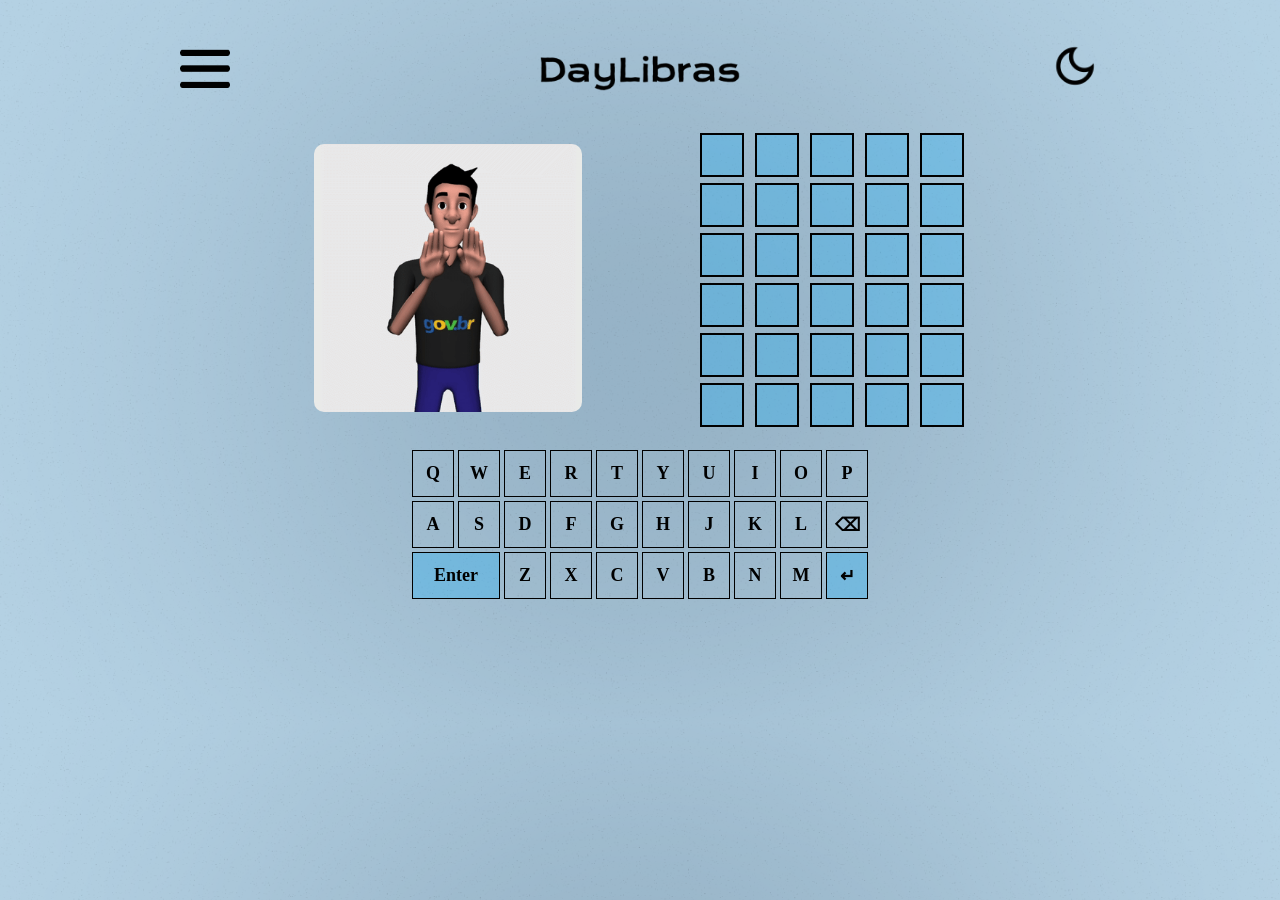
<file: index.html>
<!DOCTYPE html>
<html>
	<head>
		<title>DayLibras</title>
	
		<meta charset="UTF-8">
		<meta name="viewport" content="width=device-width, initial-scale = 1.0">
	
		<link rel="stylesheet" href="css/index.css">
		<link rel="stylesheet" href="css/sidebar.css">
		<link rel="stylesheet" href="css/popup.css">
	</head>
	
	<body>
		<div class="containerheader">
			<header>
				<div id="menu" class="menu">
					<img src="img/menu.png" width="50px">
				</div>
				<a href="index.html"> <img src="img/logo.png" class="logo-main"></a>
				<div class="moon">
					<img src="img/darkmode.png" width="50px" onclick="toggleDarkMode()">
				</div>
			</header>
		</div>
	
		<div id="sidebar" class="sidebar">
			<div class="items">
				<button class="closebtn">x</button>

					<button onclick="location.href='modolivre.html'">Modo Livre</button>
					<button onclick="location.href='tutorial.html'">Tutorial</button>
					<button onclick="location.href='about.html'">Sobre</button>

			</div>
		</div>
		
		<div id="popupTutorial" class="popup">
			<h1>Como Jogar</h1>
		
			<div class="containerTutorial">
		         <div class="box">
		             <h3>1- Observe o gesto: </h3>
		             <img width="50%" src="gifs/pular.gif">
		         </div>
		
		         <div class="box">
		             <h3>2- Tente adivinhar a palavra de 5 letras expressada no gesto (você possui 6 tentativas) </h3>
					 <p>Exemplo de tentativa: </p>
					 <!-- Exemplo visual de tiles -->
					<div style="display: flex; gap: 8px; margin: 16px 0; justify-content: center;">
						<div style="width: 48px; height: 48px; color: #ffffff; background: #75ca6d; border: 2px solid #bdbdbd; display: flex; align-items: center; justify-content: center; font-size: 2em; font-weight: bold; border-radius: 8px;">P</div>
						<div style="width: 48px; height: 48px; color: #ffffff; background: #75ca6d; border: 2px solid #bdbdbd; display: flex; align-items: center; justify-content: center; font-size: 2em; font-weight: bold; border-radius: 8px;">U</div>
						<div style="width: 48px; height: 48px; color: #ffffff; background: #75ca6d; border: 2px solid #bdbdbd; display: flex; align-items: center; justify-content: center; font-size: 2em; font-weight: bold; border-radius: 8px;">L</div>
						<div style="width: 48px; height: 48px; color: #ffffff; background: #453f4b; border: 2px solid #bdbdbd; display: flex; align-items: center; justify-content: center; font-size: 2em; font-weight: bold; border-radius: 8px;">G</div>
						<div style="width: 48px; height: 48px; color: #ffffff; background: #b69c28; border: 2px solid #bdbdbd; display: flex; align-items: center; justify-content: center; font-size: 2em; font-weight: bold; border-radius: 8px;">A</div>
					</div>
					
					<div style="display: flex; flex-direction: row; align-items: flex-start; gap: 8px; margin: 16px 0; justify-content: center;">
						<div style="">
							<div style="margin: 10px 0; width: 48px; height: 48px; color: #ffffff; background: #75ca6d; border: 2px solid #bdbdbd; display: flex; align-items: center; justify-content: center; font-size: 2em; font-weight: bold; border-radius: 8px;">P</div>
							<div style="margin: 10px 0; width: 48px; height: 48px; color: #ffffff; background: #453f4b; border: 2px solid #bdbdbd; display: flex; align-items: center; justify-content: center; font-size: 2em; font-weight: bold; border-radius: 8px;">G</div>
							<div style="margin: 10px 0; width: 48px; height: 48px; color: #ffffff; background: #b69c28; border: 2px solid #bdbdbd; display: flex; align-items: center; justify-content: center; font-size: 2em; font-weight: bold; border-radius: 8px;">A</div>
						</div>
						
						<div style="text-align: left;">
							<h3 style="margin: 25px 0;">Letra está presente na palavra e na posição correta.</h3>
							<h3 style="margin: 40px 0;">Letra não está presente na palavra.</h3>
							<h3 style="margin: 40px 0;">Letra presente na palavra, mas em posição incorreta.</h3>
						</div>
					</div>
				</div>
		    </div>
		        
	        <div class="popup-buttons">
				<button class="close-btn" onclick="closePopup('popupTutorial')">Jogar</button>
			</div>
		</div>
	
		<div id="popupVictory" class="popup">
			<h1>Você venceu!</h1>
	
			<img src="gifs/fimdejogo/vitoria.gif" class="popup-gif">
	
			<br>
			<p>Palavra do Dia: <br>
				<span id="popup-answer-victory" class="popup-answer"></span>
			</p>
			<div class="popup-buttons">
				<button class="next-word-btn" onclick="location.href='modolivre.html'">Jogar DayLibras Ilimitado</button>
			</div>
		</div>
	
		<div id="popupDefeat" class="popup">
			<h1>Você perdeu!</h1>
	
			<img src="gifs/fimdejogo/derrota.gif" class="popup-gif">
	
			<br>
			<p>Palavra do dia era: <br>
				<span id="popup-answer-defeat" class="popup-answer"></span>
			</p>
			<div class="popup-buttons">
				<button class="next-word-btn" onclick="location.href='modolivre.html'">Jogar DayLibras Ilimitado</button>
			</div>
		</div>
	
		<div class="container">
			<div class="box">
				<img id="gif" width="460px" alt="Gif do Dia">
			</div>
	
			<div class="box">
				<div id="board"></div>
			</div>
		</div>
	
		<br>
		<div id="answer"></div>
	
		<!---------------------------- JS -------------------------------->
		<script src="js/main.js"></script>
		<script src="js/sidebar.js"></script>
	</body>
</html>
</file>
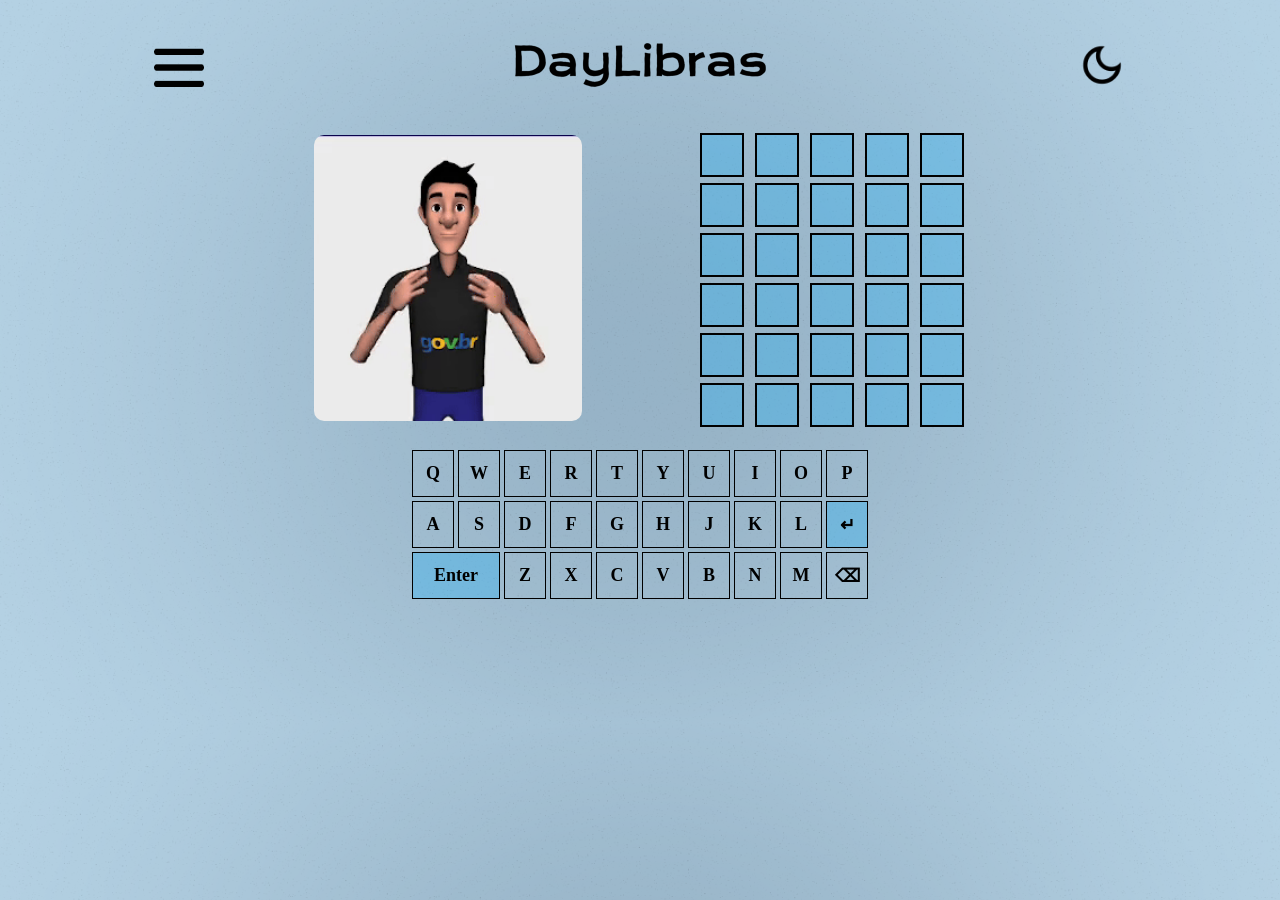
<file: webapp/index.html>
<!DOCTYPE html>
<html>
	<head>
		<title>DayLibras</title>
	
		<meta charset="UTF-8">
		<meta name="viewport" content="width=device-width, initial-scale = 1.0">
	
		<link rel="stylesheet" href="css/index.css">
		<link rel="stylesheet" href="css/sidebar.css">
		<link rel="stylesheet" href="css/popup.css">
	</head>
	
	<body>
		<div class="containerheader">
			<header>
				<div id="menu" class="menu">
					<img src="img/menu.png" width="50px">
				</div>
				<a href="index.html"> <img src="img/logo.png" class="logo"></a>
				<div class="moon">
					<img src="img/darkmode.png" width="50px" onclick="toggleDarkMode()">
				</div>
			</header>
		</div>
	
		<div id="sidebar" class="sidebar">
			<div class="items">
				<button class="closebtn">x</button>

					<button onclick="location.href='modolivre.html'">Modo Livre</button>
					<button onclick="location.href='tutorial.html'">Tutorial</button>
					<button onclick="location.href='about.html'">Sobre</button>

			</div>
		</div>
		
		<div id="popupTutorial" class="popup">
			<h1>Como Jogar</h1>
		
			<div class="containerTutorial">
		         <div class="box">
		             <h3>1- Observe o gesto: </h3>
		             <img width="50%" src="gifs/pular.gif">
		         </div>
		
		         <div class="box">
		             <h3>2- Tente adivinhar a palavra de 5 letras expressada no gesto (você possui 6 tentativas) </h3>
					 <p>Exemplo de tentativa: </p>
					 <!-- Exemplo visual de tiles -->
					<div style="display: flex; gap: 8px; margin: 16px 0; justify-content: center;">
						<div style="width: 48px; height: 48px; color: #ffffff; background: #75ca6d; border: 2px solid #bdbdbd; display: flex; align-items: center; justify-content: center; font-size: 2em; font-weight: bold; border-radius: 8px;">P</div>
						<div style="width: 48px; height: 48px; color: #ffffff; background: #75ca6d; border: 2px solid #bdbdbd; display: flex; align-items: center; justify-content: center; font-size: 2em; font-weight: bold; border-radius: 8px;">U</div>
						<div style="width: 48px; height: 48px; color: #ffffff; background: #75ca6d; border: 2px solid #bdbdbd; display: flex; align-items: center; justify-content: center; font-size: 2em; font-weight: bold; border-radius: 8px;">L</div>
						<div style="width: 48px; height: 48px; color: #ffffff; background: #453f4b; border: 2px solid #bdbdbd; display: flex; align-items: center; justify-content: center; font-size: 2em; font-weight: bold; border-radius: 8px;">G</div>
						<div style="width: 48px; height: 48px; color: #ffffff; background: #b69c28; border: 2px solid #bdbdbd; display: flex; align-items: center; justify-content: center; font-size: 2em; font-weight: bold; border-radius: 8px;">A</div>
					</div>
					
					<div style="display: flex; flex-direction: row; align-items: flex-start; gap: 8px; margin: 16px 0; justify-content: center;">
						<div style="">
							<div style="margin: 10px 0; width: 48px; height: 48px; color: #ffffff; background: #75ca6d; border: 2px solid #bdbdbd; display: flex; align-items: center; justify-content: center; font-size: 2em; font-weight: bold; border-radius: 8px;">P</div>
							<div style="margin: 10px 0; width: 48px; height: 48px; color: #ffffff; background: #453f4b; border: 2px solid #bdbdbd; display: flex; align-items: center; justify-content: center; font-size: 2em; font-weight: bold; border-radius: 8px;">G</div>
							<div style="margin: 10px 0; width: 48px; height: 48px; color: #ffffff; background: #b69c28; border: 2px solid #bdbdbd; display: flex; align-items: center; justify-content: center; font-size: 2em; font-weight: bold; border-radius: 8px;">A</div>
						</div>
						
						<div style="text-align: left;">
							<h3 style="margin: 25px 0;">Letra está presente na palavra e na posição correta.</h3>
							<h3 style="margin: 40px 0;">Letra não está presente na palavra.</h3>
							<h3 style="margin: 40px 0;">Letra presente na palavra, mas em posição incorreta.</h3>
						</div>
					</div>
				</div>
		    </div>
		        
	        <div class="popup-buttons">
				<button class="close-btn" onclick="closePopup('popupTutorial')">Jogar</button>
			</div>
		</div>
	
		<div id="popupVictory" class="popup">
			<h1>Você venceu!</h1>
	
			<img src="gifs/fimdejogo/vitoria.gif" class="popup-gif">
	
			<br>
			<p>Palavra do Dia: <br>
				<span id="popup-answer-victory" class="popup-answer"></span>
			</p>
			<div class="popup-buttons">
				<button class="next-word-btn" onclick="location.href='modolivre.html'">DayLibras Ilimitado</button>
				<button class="close-btn" onclick="closePopup('popupVictory')">Fechar</button>
			</div>
		</div>
	
		<div id="popupDefeat" class="popup">
			<h1>Você perdeu!</h1>
	
			<img src="gifs/fimdejogo/derrota.gif" class="popup-gif">
	
			<br>
			<p>Palavra do dia era: <br>
				<span id="popup-answer-defeat" class="popup-answer"></span>
			</p>
			<div class="popup-buttons">
				<button class="next-word-btn" onclick="location.href='modolivre.html'">DayLibras Ilimitado</button>
				<button class="close-btn" onclick="closePopup('popupDefeat')">Fechar</button>
			</div>
		</div>
	
		<div class="container">
			<div class="box">
				<img id="gif" width="460px" alt="Gif do Dia">
			</div>
	
			<div class="box">
				<div id="board"></div>
			</div>
		</div>
	
		<br>
		<div id="answer"></div>
	
		<!---------------------------- JS -------------------------------->
		<script src="js/main.js"></script>
		<script src="js/sidebar.js"></script>
	</body>
</html>
</file>
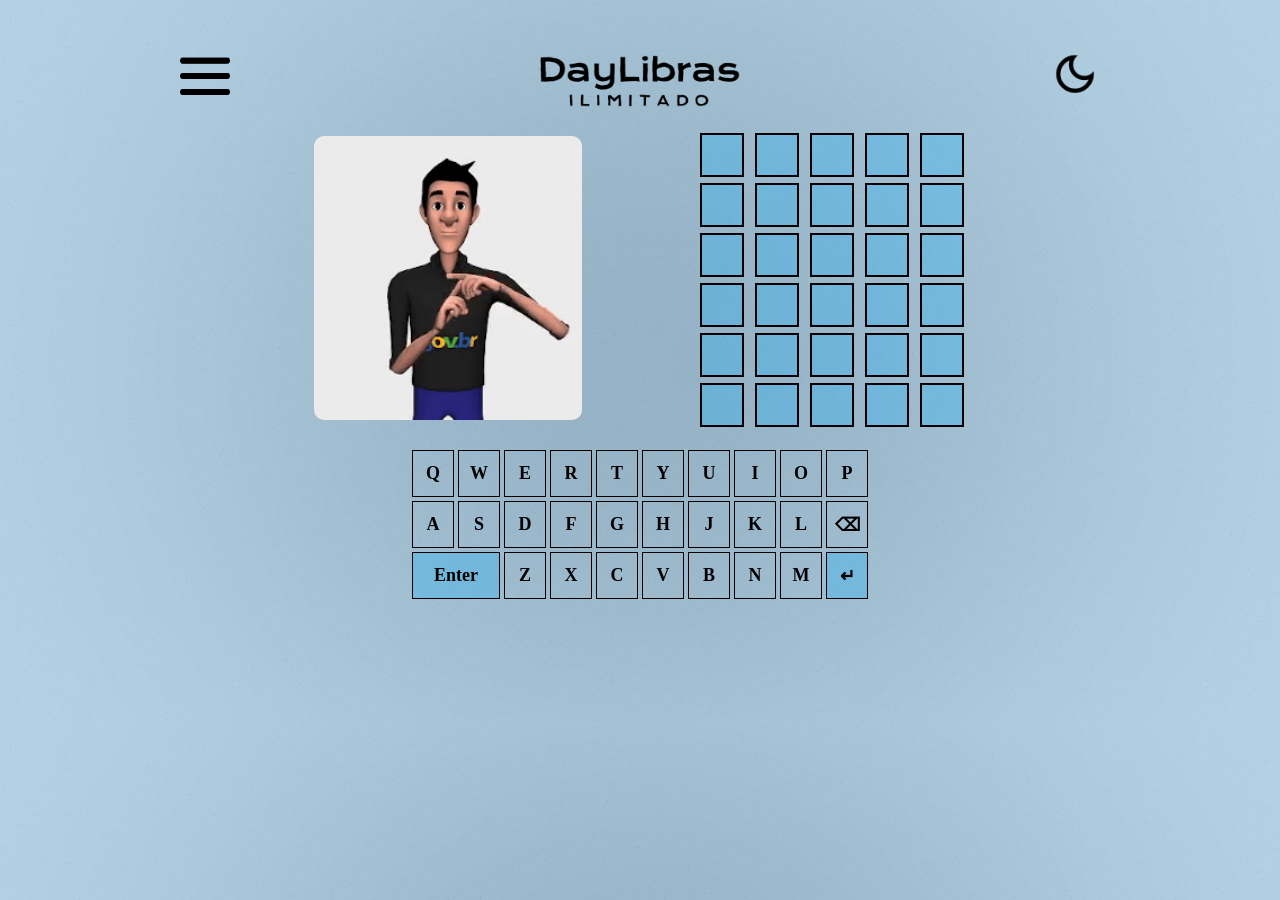
<file: modolivre.html>
<!DOCTYPE html>
<html>
	<head>
		<title>DayLibras</title>
	
		<meta charset="UTF-8">
		<meta name="viewport" content="width=device-width, initial-scale = 1.0">
	
		<link rel="stylesheet" href="css/index.css">
		<link rel="stylesheet" href="css/sidebar.css">
		<link rel="stylesheet" href="css/popup.css">
	</head>
	
	<body>
		<div class="containerheader">
			<header>
				<div class="menu">
					<img src="img/menu.png" width="50px">
				</div>
				<a href="modolivre.html"> <img src="img/logoalternativa.png" class="logo-alt"></a>
				<div class="moon">
					<img src="img/darkmode.png" width="50px" onclick="toggleDarkMode()">
				</div>
			</header>
		</div>
	
		<div id="sidebar" class="sidebar">
			<div class="items">
				<button class="closebtn">x</button>

					<button onclick="location.href='index.html'">Modo Diário</button>
					<button onclick="location.href='tutorial.html'">Tutorial</button>
					<button onclick="location.href='about.html'">Sobre</button>

			</div>
		</div>
	
		<div id="popupVictory" class="popup">
			<h1>Você venceu!</h1>
	
			<img src="gifs/fimdejogo/vitoria.gif" class="popup-gif">
	
			<br>
			<p>Palavra: <br>
				<span id="popup-answer-victory" class="popup-answer"></span>
			</p>
			<div class="popup-buttons">
				<button class="next-word-btn" onclick="nextWord()">Próxima Palavra</button>
				<button class="close-btn" onclick="closePopup('popupVictory')">Fechar</button>
			</div>
		</div>
	
		<div id="popupDefeat" class="popup">
			<h1>Você perdeu!</h1>
	
			<img src="gifs/fimdejogo/derrota.gif" class="popup-gif">
	
			<br>
			<p>Palavra correta: <br>
				<span id="popup-answer-defeat" class="popup-answer"></span>
			</p>
			<div class="popup-buttons">
				<button class="next-word-btn" onclick="nextWord()">Próxima Palavra</button>
				<button class="close-btn" onclick="closePopup('popupDefeat')">Fechar</button>
			</div>
		</div>
	
		<div class="container">
			<div class="box">
				<img id="gif" width="460px" alt="Gif do Dia">
			</div>
	
			<div class="box">
				<div id="board"></div>
			</div>
		</div>
	
		<br>
		<div id="answer"></div>
	
		<!---------------------------- JS -------------------------------->
		<script src="js/modolivre.js"></script>
		<script src="js/sidebar.js"></script>
	</body>
</html>
</file>
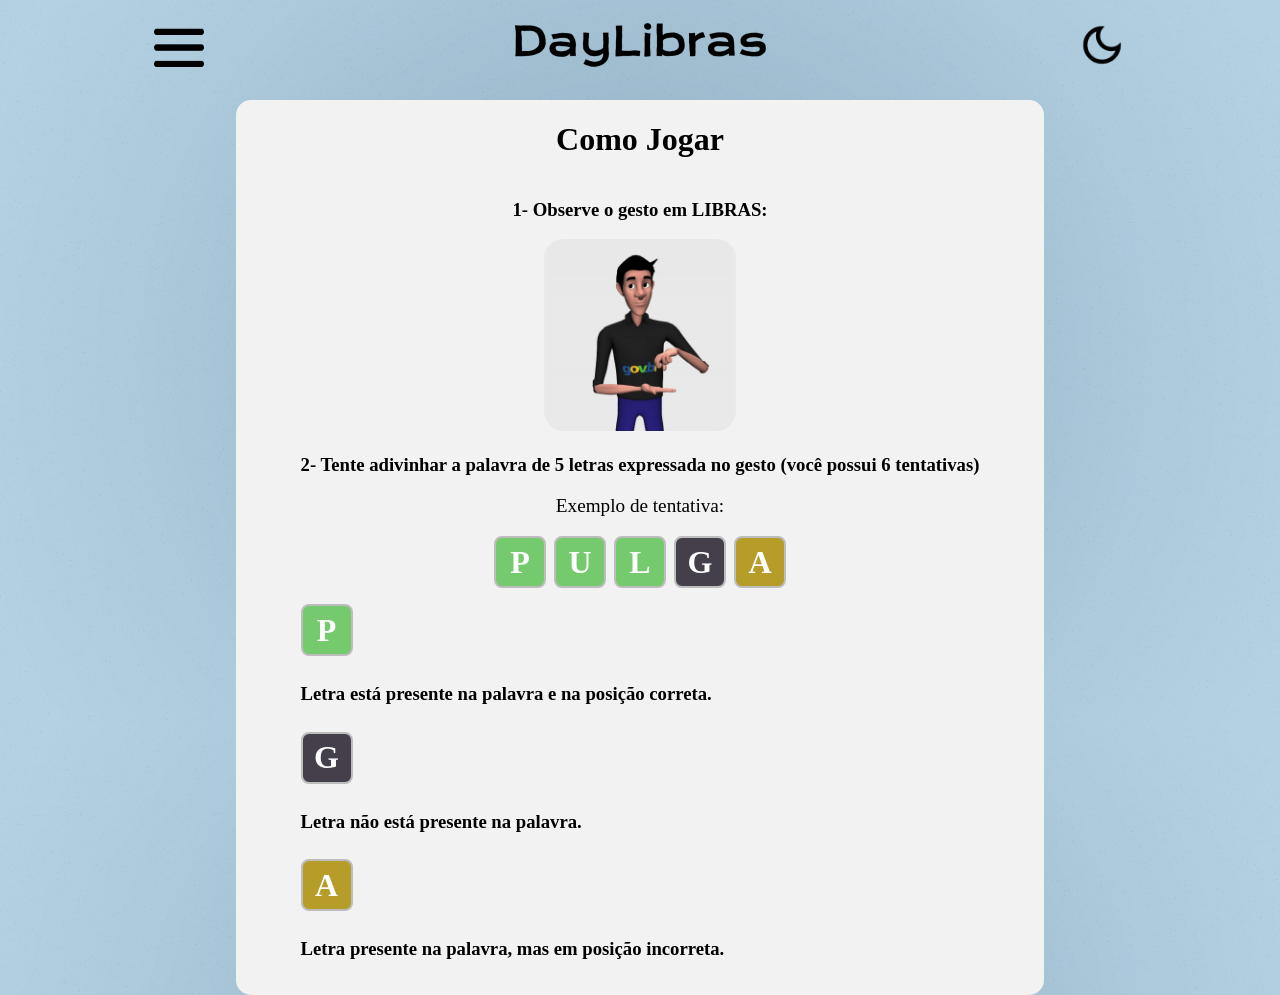
<file: tutorial.html>
<!DOCTYPE html>
<html>
	 <head>
	     <title>DayLibras</title>
	
	     <meta charset="UTF-8">
	     <meta name="viewport" content="width=device-width, initial-scale = 1.0">
	
	     <link rel="stylesheet" href="https://cdnjs.cloudflare.com/ajax/libs/font-awesome/6.0.0-beta3/css/all.min.css">
	     <link rel="stylesheet" href="css/about.css">
	     <link rel="stylesheet" href="css/sidebar.css">

		 <style>
			
		 </style>
	 </head>
	
	 <body>
		<div class="containerheader">
			<header>
				<div id="menu" class="menu">
					<img src="img/menu.png" width="50px">
				</div>
				<a href="index.html"> <img src="img/logo.png" class="logo-main"></a>
				<div class="moon">
					<img src="img/darkmode.png" width="50px" onclick="toggleDarkMode()">
				</div>
			</header>
		</div>
	
		<div id="sidebar" class="sidebar">
			<div class="items">
				<button class="closebtn">x</button>

					<button onclick="location.href='modolivre.html'">Modo Livre</button>
					<button onclick="location.href='tutorial.html'">Tutorial</button>
					<button onclick="location.href='about.html'">Sobre</button>

			</div>
		</div>
	
	     <div class="containertext">
	         <h1>Como Jogar</h1>
	
	         <div class="box">
	             <h3>1- Observe o gesto em LIBRAS: </h3>
	             <img class="gif-tutorial" src="gifs/pular.gif">
	         </div>
	
	         <div class="box">
	             <h3>2- Tente adivinhar a palavra de 5 letras expressada no gesto (você possui 6 tentativas) </h3>
				 <p>Exemplo de tentativa: </p>
				 <!-- Exemplo visual de tiles -->
				<div style="display: flex; gap: 8px; margin: 16px 0; justify-content: center;">
					<div style="width: 48px; height: 48px; color: #ffffff; background: #75ca6d; border: 2px solid #bdbdbd; display: flex; align-items: center; justify-content: center; font-size: 2em; font-weight: bold; border-radius: 8px;">P</div>
					<div style="width: 48px; height: 48px; color: #ffffff; background: #75ca6d; border: 2px solid #bdbdbd; display: flex; align-items: center; justify-content: center; font-size: 2em; font-weight: bold; border-radius: 8px;">U</div>
					<div style="width: 48px; height: 48px; color: #ffffff; background: #75ca6d; border: 2px solid #bdbdbd; display: flex; align-items: center; justify-content: center; font-size: 2em; font-weight: bold; border-radius: 8px;">L</div>
					<div style="width: 48px; height: 48px; color: #ffffff; background: #453f4b; border: 2px solid #bdbdbd; display: flex; align-items: center; justify-content: center; font-size: 2em; font-weight: bold; border-radius: 8px;">G</div>
					<div style="width: 48px; height: 48px; color: #ffffff; background: #b69c28; border: 2px solid #bdbdbd; display: flex; align-items: center; justify-content: center; font-size: 2em; font-weight: bold; border-radius: 8px;">A</div>
				</div>
				
				<div style="display: flex; flex-direction: column; align-items: flex-start; gap: 8px; margin: 16px 0; justify-content: center;">
					<div style="width: 48px; height: 48px; color: #ffffff; background: #75ca6d; border: 2px solid #bdbdbd; display: flex; align-items: center; justify-content: center; font-size: 2em; font-weight: bold; border-radius: 8px;">P</div>
					<h3>Letra está presente na palavra e na posição correta.</h3>
					<div style="width: 48px; height: 48px; color: #ffffff; background: #453f4b; border: 2px solid #bdbdbd; display: flex; align-items: center; justify-content: center; font-size: 2em; font-weight: bold; border-radius: 8px;">G</div>
					<h3>Letra não está presente na palavra.</h3>
					<div style="width: 48px; height: 48px; color: #ffffff; background: #b69c28; border: 2px solid #bdbdbd; display: flex; align-items: center; justify-content: center; font-size: 2em; font-weight: bold; border-radius: 8px;">A</div>
					<h3>Letra presente na palavra, mas em posição incorreta.</h3>
				</div>
				
				
	         </div>
	     </div>
	     
	     <!---------------------------- JS -------------------------------->
	     <script src="js/main.js"></script>
	     <script src="js/sidebar.js"></script>
	</body>
</html>
</file>
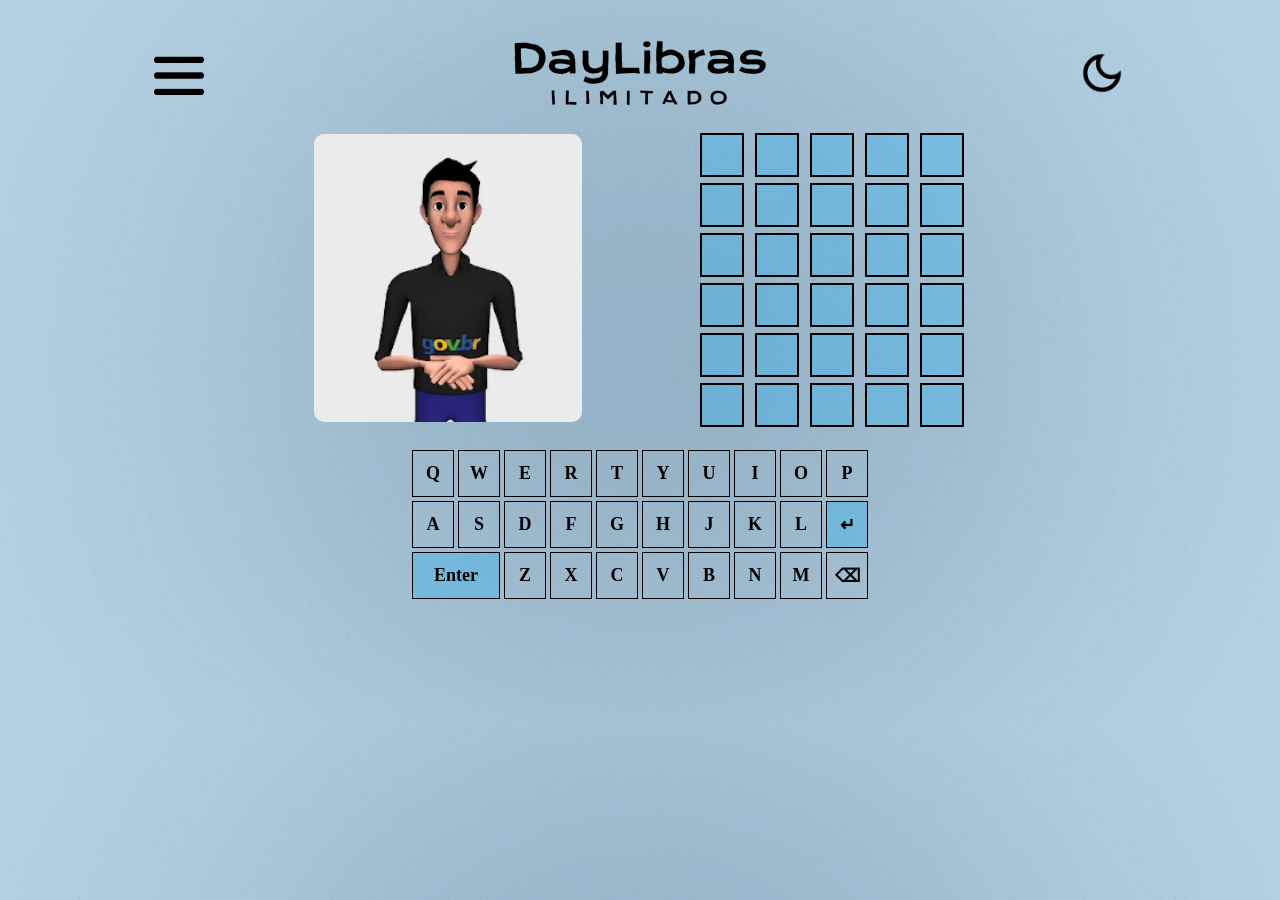
<file: webapp/modolivre.html>
<!DOCTYPE html>
<html>
	<head>
		<title>DayLibras</title>
	
		<meta charset="UTF-8">
		<meta name="viewport" content="width=device-width, initial-scale = 1.0">
	
		<link rel="stylesheet" href="css/index.css">
		<link rel="stylesheet" href="css/sidebar.css">
		<link rel="stylesheet" href="css/popup.css">
	</head>
	
	<body>
		<div class="containerheader">
			<header>
				<div class="menu">
					<img src="img/menu.png" width="50px">
				</div>
				<a href="modolivre.html"> <img src="img/logoalternativa.png" class="logo"></a>
				<div class="moon">
					<img src="img/darkmode.png" width="50px" onclick="toggleDarkMode()">
				</div>
			</header>
		</div>
	
		<div id="sidebar" class="sidebar">
			<div class="items">
				<button class="closebtn">x</button>

					<button onclick="location.href='modolivre.html'">Modo Livre</button>
					<button onclick="location.href='tutorial.html'">Tutorial</button>
					<button onclick="location.href='about.html'">Sobre</button>

			</div>
		</div>
	
		<div id="popupVictory" class="popup">
			<h1>Você venceu!</h1>
	
			<img src="gifs/fimdejogo/vitoria.gif" class="popup-gif">
	
			<br>
			<p>Palavra: <br>
				<span id="popup-answer-victory" class="popup-answer"></span>
			</p>
			<div class="popup-buttons">
				<button class="next-word-btn" onclick="nextWord()">Próxima Palavra</button>
				<button class="close-btn" onclick="closePopup('popupVictory')">Fechar</button>
			</div>
		</div>
	
		<div id="popupDefeat" class="popup">
			<h1>Você perdeu!</h1>
	
			<img src="gifs/fimdejogo/derrota.gif" class="popup-gif">
	
			<br>
			<p>Palavra correta: <br>
				<span id="popup-answer-defeat" class="popup-answer"></span>
			</p>
			<div class="popup-buttons">
				<button class="next-word-btn" onclick="nextWord()">Próxima Palavra</button>
				<button class="close-btn" onclick="closePopup('popupDefeat')">Fechar</button>
			</div>
		</div>
	
		<div class="container">
			<div class="box">
				<img id="gif" width="460px" alt="Gif do Dia">
			</div>
	
			<div class="box">
				<div id="board"></div>
			</div>
		</div>
	
		<br>
		<div id="answer"></div>
	
		<!---------------------------- JS -------------------------------->
		<script src="js/modolivre.js"></script>
		<script src="js/sidebar.js"></script>
	</body>
</html>
</file>
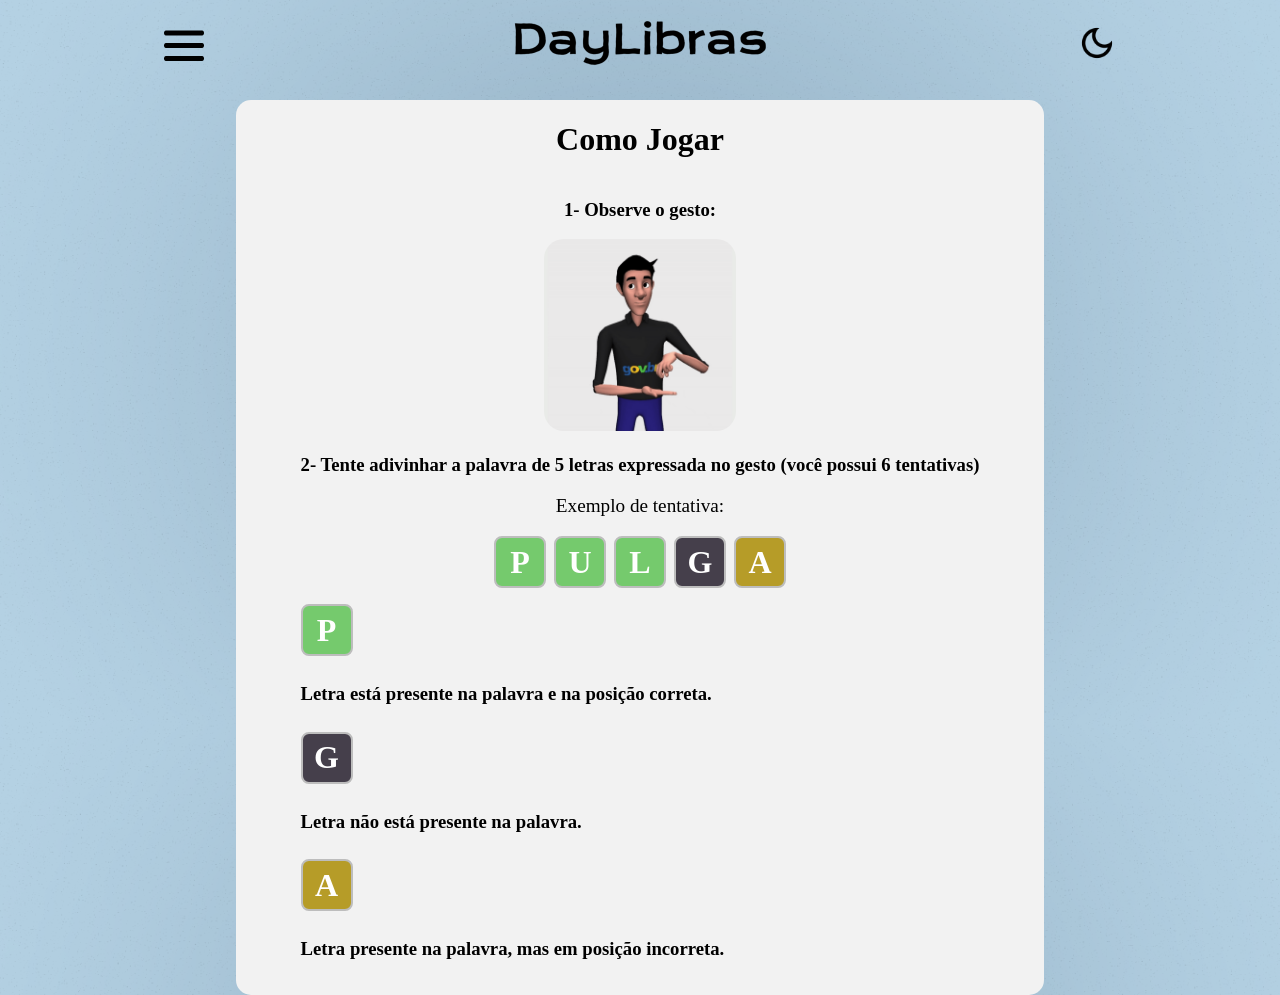
<file: webapp/tutorial.html>
<!DOCTYPE html>
<html>
	 <head>
	     <title>DayLibras</title>
	
	     <meta charset="UTF-8">
	     <meta name="viewport" content="width=device-width, initial-scale = 1.0">
	
	     <link rel="stylesheet" href="https://cdnjs.cloudflare.com/ajax/libs/font-awesome/6.0.0-beta3/css/all.min.css">
	     <link rel="stylesheet" href="css/about.css">
	     <link rel="stylesheet" href="css/sidebar.css">

		 <style>
			
		 </style>
	 </head>
	
	 <body>
	     <div class="containerheader">
	         <header>
	             <div class="menu">
	                 <img src="img/menu.png" width="40px">
	             </div>
	             <a href="index.html" class="logo"> <img src="img/logo.png"></a>
	             <div class="moon">
	                 <img src="img/darkmode.png" width="40px" onclick="toggleDarkMode()">
	             </div>
	         </header>
	     </div>
	
		<div id="sidebar" class="sidebar">
			<div class="items">
				<button class="closebtn">x</button>

					<button onclick="location.href='modolivre.html'">Modo Livre</button>
					<button onclick="location.href='tutorial.html'">Tutorial</button>
					<button onclick="location.href='about.html'">Sobre</button>

			</div>
		</div>
	
	     <div class="containertext">
	         <h1>Como Jogar</h1>
	
	         <div class="box">
	             <h3>1- Observe o gesto: </h3>
	             <img class="gif-tutorial" src="gifs/pular.gif">
	         </div>
	
	         <div class="box">
	             <h3>2- Tente adivinhar a palavra de 5 letras expressada no gesto (você possui 6 tentativas) </h3>
				 <p>Exemplo de tentativa: </p>
				 <!-- Exemplo visual de tiles -->
				<div style="display: flex; gap: 8px; margin: 16px 0; justify-content: center;">
					<div style="width: 48px; height: 48px; color: #ffffff; background: #75ca6d; border: 2px solid #bdbdbd; display: flex; align-items: center; justify-content: center; font-size: 2em; font-weight: bold; border-radius: 8px;">P</div>
					<div style="width: 48px; height: 48px; color: #ffffff; background: #75ca6d; border: 2px solid #bdbdbd; display: flex; align-items: center; justify-content: center; font-size: 2em; font-weight: bold; border-radius: 8px;">U</div>
					<div style="width: 48px; height: 48px; color: #ffffff; background: #75ca6d; border: 2px solid #bdbdbd; display: flex; align-items: center; justify-content: center; font-size: 2em; font-weight: bold; border-radius: 8px;">L</div>
					<div style="width: 48px; height: 48px; color: #ffffff; background: #453f4b; border: 2px solid #bdbdbd; display: flex; align-items: center; justify-content: center; font-size: 2em; font-weight: bold; border-radius: 8px;">G</div>
					<div style="width: 48px; height: 48px; color: #ffffff; background: #b69c28; border: 2px solid #bdbdbd; display: flex; align-items: center; justify-content: center; font-size: 2em; font-weight: bold; border-radius: 8px;">A</div>
				</div>
				
				<div style="display: flex; flex-direction: column; align-items: flex-start; gap: 8px; margin: 16px 0; justify-content: center;">
					<div style="width: 48px; height: 48px; color: #ffffff; background: #75ca6d; border: 2px solid #bdbdbd; display: flex; align-items: center; justify-content: center; font-size: 2em; font-weight: bold; border-radius: 8px;">P</div>
					<h3>Letra está presente na palavra e na posição correta.</h3>
					<div style="width: 48px; height: 48px; color: #ffffff; background: #453f4b; border: 2px solid #bdbdbd; display: flex; align-items: center; justify-content: center; font-size: 2em; font-weight: bold; border-radius: 8px;">G</div>
					<h3>Letra não está presente na palavra.</h3>
					<div style="width: 48px; height: 48px; color: #ffffff; background: #b69c28; border: 2px solid #bdbdbd; display: flex; align-items: center; justify-content: center; font-size: 2em; font-weight: bold; border-radius: 8px;">A</div>
					<h3>Letra presente na palavra, mas em posição incorreta.</h3>
				</div>
				
				
	         </div>
	     </div>
	     
	     <!---------------------------- JS -------------------------------->
	     <script src="js/main.js"></script>
	     <script src="js/sidebar.js"></script>
	</body>
</html>
</file>
<file: css/index.css>
body {
	font-family: Candara;
	text-align: center;
	margin: 0;
	background-image: url(../img/backgroundlight.png);
	background-size: 100%;
}

.tutorial-demo {
	max-width: 600px;
	margin: 100px auto 0;
	padding: 20px;
}

.tutorial-demo h2 {
	font-size: 24px;
	margin-bottom: 20px;
	color: #333;
}

#demo-word {
	display: flex;
	justify-content: center;
	gap: 5px;
	margin-bottom: 20px;
}

.demo-legend {
	text-align: left;
	max-width: 400px;
	margin: 0 auto;
}

.demo-legend p {
	margin: 10px 0;
	font-size: 16px;
	font-weight: bold;
}

.demo-legend span {
	padding: 2px 8px;
	border-radius: 4px;
	color: white;
}

.title {
	font-size: 36px;
	font-weight: bold;
	letter-spacing: 2px;
	margin: 30px 0 0 0;
}

header {
	position: absolute;
	top: 40px;
	width: 90%;
	max-width: 600px;
	display: flex;
	justify-content: center;
	gap: 310px;
	align-items: center;
}

.containerheader {
	display: flex;
	justify-content: center;
	align-items: center;
	padding: 0 0 50px 0;
}

.menu, .moon {
	cursor: pointer;
}

.logo-main, .logo-alt {
	margin-top: 15px;
	width: 200px;
}

.key-tile::selection {
	background-color: transparent;
}

.key-tile:hover {
	background-color: #b0e6ff;
}

.tile:hover, .enter-key-tile:hover, .altenter-key-tile:hover {
	background-color: #b0e6ff;
	cursor: default !important;
}

.enter-key-tile::selection {
	background-color: transparent;
}

.container::selection {
	background-color: transparent;
}

.containerheader::selection {
	background-color: transparent;
}

#answer {
	font-size: 26px;
}

#gif {
	border-radius: 10px;
}

.containerTutorial {
	display: flex;
	justify-content: center;
	margin-top: 80px;
	margin-bottom: 50px;
}

/* Jogo */
.container {
	display: flex;
	justify-content: center;
	align-items: center;
	margin-top: 80px;
	margin-bottom: 50px;
}

.container .box {
	width: 30%;
}

.tutorial-content {
	display: flex;
	gap: 30px;
	justify-content: center;
	align-items: flex-start;
	max-width: 1000px;
	margin: 0 auto;
	padding: 0 10px;
	box-sizing: border-box;
}

.tutorial-content .tutorial-box {
	flex: 1 1 45%;
	max-width: 48%;
	box-sizing: border-box;
	padding: 14px;
	border-radius: 8px;
}

#title {
	font-size: 36px;
	font-weight: bold;
	letter-spacing: 2px;
}

#board {
	width: 280px;
	height: auto;
	margin: 0 auto;
	display: flex;
	flex-wrap: wrap;
	justify-content: center;
	align-items: center;
}

.tile {
	/* Box */
	background-color: #00aaff46;
	border: 2px solid black;
	width: 70px;
	height: 70px;
	margin: 3px;
	transition: 0.3s;
	/* Text */
	color: black;
	font-size: 36px;
	font-weight: bold;
	display: flex;
	justify-content: center;
	align-items: center;
}

.correct {
	background-color: #75ca6d !important;
	color: white;
	border-color: white;
}

.present {
	background-color: #b69c28 !important;
	color: white;
	border-color: white;
}

.absent {
	background-color: #453f4b !important;
	color: white;
	border-color: white;
}

.keyboard-row {
	width: 700px;
	margin: 0 auto;
	display: flex;
	flex-wrap: nowrap;
}

.row-title {
	display: flex;
	justify-content: center;
	gap: 5px;
}

.key-tile {
	width: 60px;
	height: 64px;
	margin: 2px;
	border: 1px solid black;
	cursor: pointer;
	/* Text */
	font-size: 20px;
	font-weight: bold;
	display: flex;
	justify-content: center;
	align-items: center;
}

.altenter-key-tile {
	width: 60px;
}

.enter-key-tile {
	width: 126px;
}

.enter-key-tile, .altenter-key-tile {
	height: 64px;
	margin: 2px;
	border: 1px solid black;
	background-color: #00aaff46;
	cursor: pointer;
	/* Text */
	font-size: 20px;
	font-weight: bold;
	display: flex;
	justify-content: center;
	align-items: center;
}

/* Animação Letras */
@keyframes slidein {from { transform:translateY(20%);
	opacity: 0;
}

to {
	transform: translateY(0%);
	opacity: 1;
}

}
.tile.animate-letter {
	animation: slidein 0.2s ease;
}

/* Animação Letras */
@keyframes slidein {
  from {
    transform: translateY(20%);
    opacity: 0;
  }

  to {
    transform: translateY(0%);
    opacity: 1;
  }
}

.tile.animate-letter {
  animation: slidein 0.2s ease;
}

/* Animação Tremer Palavra Inválida */
@keyframes shake {
  0% {
    transform: translateX(0px);
  }

  25% {
    transform: translateX(-5px);
  }

  50% {
    transform: translateX(5px);
  }

  75% {
    transform: translateX(-5px);
  }

  100% {
    transform: translateX(0px);
  }
}

.animate-invalid-row {
  animation: shake 0.3s;
}

/* Animação Zoom Palavra Válida */
@keyframes zoom {

  0%,
  100% {
    transform: scale(1);
  }

  50% {
    transform: scale(1.05);
  }
}

.animate-valid-row {
  animation: zoom 0.3s;
}


/* =================== modo escuro =================== */
body.dark {
	margin: 0;
	background-image: url(../img/darkbg.png);
	background-size: 100%;
}

body.dark .title {
	color: #fff;
}

body.dark .tutorial-box {
	color: #fff;
}

body.dark .btn-cadastro {
	background-color: #012447;
}

body.dark .btn-acessar {
	background-color: #004080;
}

body.dark .input-group input {
	background-color: #131212bb;
	color: #fff;
	border: 1px solid #444;
}

body.dark .key-tile {
	border: 1px solid white;
	color: white;
}

body.dark .tile:hover, body.dark .key-tile:hover {
	background-color: #0d8eca;
}

body.dark .enter-key-tile, body.dark .altenter-key-tile {
	border: 1px solid white;
	color: white;
}

body.dark .tile {
	border: 2px solid rgb(255, 255, 255);
	color: rgb(255, 255, 255);
}

body.dark #answer {
	color: rgb(255, 255, 255);
}

/*======================== Responsividade =======================*/
@media ( max-width : 1580px) {
	body {
		overflow: visible;
	}
	.keyboard-row {
		width: 600px;
	}
	.box img {
		width: 70%;
	}
	.container {
		margin-bottom: 0;
	}
	.tile {
		width: 40px;
		height: 40px;
		font-size: 30px;
	}
	.key-tile, .altenter-key-tile {
		width: 40px;
		height: 45px;
		font-size: 18px;
	}
	.enter-key-tile {
		width: 86px;
		height: 45px;
		font-size: 18px;
	}
	.keyboard-row {
		justify-content: center;
	}
}

@media ( max-width : 880px) {
	.tutorial-content {
		flex-direction: column;
		gap: 18px;
	}
	.tutorial-content .tutorial-box {
		max-width: 100%;
		width: 100%;
	}
}

@media ( max-width : 768px) {
	body {
		overflow: visible;
	}
	header {
		gap: 30px;
	}
	.logo-main, .logo-alt {
		width: 170px;
	}
	.img {
		width: 35px;
	}
	#gif {
		width: 100%;
	}
	.container {
		flex-direction: column;
		justify-content: center;
		align-items: center;
		gap: 15px;
	}
	.box {
		width: 100%;
		margin: 0 auto;
	}
	#board {
		width: 100%;
		height: auto;
	}
	.tile {
		width: 30px;
		height: 30px;
		font-size: 18px;
	}
	.keyboard-row {
		width: 100%;
	}
	.key-tile, .enter-key-tile {
		width: 30px;
		height: 35px;
		font-size: 16px;
	}
	header img {
		width: 50px;
	}
	.keyboard-row {
		width: auto;
		margin: 0 auto;
		display: flex;
		justify-content: center;
	}
}

@media ( max-width : 480px) {
	header {
		gap: 50px;
	}
	.logo-main, .logo-alt {
		width: 170px;
	}
	#gif {
		width: 150%;
		display: block;
		margin: 0 auto;
		position: relative;
		left: 50%;
		transform: translateX(-50%);
	}
	.tile {
		width: 40px;
		height: 40px;
		font-size: 24px;
	}
	.key-tile {
		width: 33px;
		height: 42px;
		font-size: 17px;
	}
	.enter-key-tile {
		width: 70px;
		height: 42px;
		font-size: 17px;
	}
	header img {
		width: 30px;
	}
	.keyboard-row {
		width: auto;
		margin: 0 auto;
		display: flex;
		justify-content: center;
	}
}
</file>
<file: css/sidebar.css>
@charset "UTF-8";

.sidebar {
  height: 100%;
  width: 0;
  position: fixed;
  z-index: 100;
  top: 0;
  left: 0;

  background: rgba(59, 59, 59, 0.642);
  backdrop-filter: blur(5px);

  overflow-x: hidden;
  transition: 0.7s;
  display: flex;
  justify-content: center;
}

.items {
  display: flex;
  flex-direction: column;
  align-items: center;
  justify-content: space-evenly;
}

@media ( max-width : 1580px) {

}
.sidebar button, .sidebar a {
  padding: 8px 8px 8px;
  text-decoration: none;
  font-size: 25px;
  color: #ffffff;
  background: none;
  border: none;
  display: block;
  transition: 0.3s;
}

.sidebar button:hover, .sidebar a:hover{
  text-shadow: 0 0 10px #fff, 0 0 5px rgb(0, 0, 0);
  cursor: pointer;
}

.sidebar .closebtn {
  position: absolute;
  top: 0;
  right: 12px;
  font-size: 36px;
  margin-left: 50px;
}
</file>
<file: css/popup.css>
.popup {
  display: none;
  justify-content: center;
  align-items: center;
  z-index: 10000;
  position: fixed;
  top: 0;
  bottom: 0;
  left: 0;
  right: 0;
  padding: 30px;
  margin: auto;
  width: 70%;
  height: 85%;

  background: rgba(0, 29, 37, 0.699);
  color: white;
  border: 1px solid rgba(255, 255, 255, 0.2);
  box-shadow: 0 4px 30px rgba(0, 0, 0, 0.1);
  backdrop-filter: blur(5px);
  border-radius: 10px;
  text-align: center;
}

.popup-buttons {
  display: flex;
  justify-content: center;
  gap: 10px;
  margin-top: 20px;
}

.next-word-btn {
  background-color: #75ca6d;
  color: white;
  border: none;
  padding: 10px 20px;
  font-size: 2em;
  border-radius: 5px;
  cursor: pointer;
  transition: background-color 0.3s;
}

.close-btn {
  background-color: #ca6d6d;
  color: white;
  border: none;
  padding: 10px 20px;
  font-size: 2em;
  border-radius: 5px;
  cursor: pointer;
  transition: background-color 0.3s;
}

.next-word-btn:hover {
  background-color: #5fb357;
}

.close-btn:hover {
  background-color: #b35757;
}

.popup .popup-buttons {
  position: relative;
  background-color: transparent;
}

.popup img {
  border-radius: 15px;
}

.popup h1 {
  text-shadow: 0 0 10px #fff, 0 0 20px rgb(0, 234, 255);
  color: rgb(255, 255, 255);
  font-size: 4em;
}

.popup p {
  color: white;
  font-size: 2em;
}

.popup a {
  color: white;
  text-decoration: none;
}

.popup-answer {
  font-weight: bold;
  font-size: 1.5em;
  color: #75ca6d;
}

#answer {
  z-index: 10000;
  color: white;
  position: absolute;
  transform: translate(-50%, -50%);
  top: 60%;
  left: 50%;
}

.popup-gif {
  width: 30%;
}

@media ( max-width : 1580px) {
	.popup h1 {
		font-size: 2.5em;
	}
	.popup-gif {
    	width: 25%;
	}
}

@media ( max-width : 480px) {
	.popup h1 {
		font-size: 2.5em;
	}
	.popup-gif {
    	width: 75%;
	}
	.popup p {
    	font-size: 1.5em;
	}
	.close-btn, .next-word-btn {
		font-size: 1.4em;
	}
}



@media (max-width: 1360px), (max-height: 800px) {
	#popupTutorial {
		display: none !important;
	}
}
</file>
<file: webapp/css/index.css>
body {
	font-family: Candara;
	text-align: center;
	margin: 0;
	background-image: url(../img/backgroundlight.png);
	background-size: 100%;
}

.tutorial-demo {
	max-width: 600px;
	margin: 100px auto 0;
	padding: 20px;
}

.tutorial-demo h2 {
	font-size: 24px;
	margin-bottom: 20px;
	color: #333;
}

#demo-word {
	display: flex;
	justify-content: center;
	gap: 5px;
	margin-bottom: 20px;
}

.demo-legend {
	text-align: left;
	max-width: 400px;
	margin: 0 auto;
}

.demo-legend p {
	margin: 10px 0;
	font-size: 16px;
	font-weight: bold;
}

.demo-legend span {
	padding: 2px 8px;
	border-radius: 4px;
	color: white;
}

.title {
	font-size: 36px;
	font-weight: bold;
	letter-spacing: 2px;
	margin: 30px 0 0 0;
}

header {
	position: absolute;
	top: 40px;
	width: 90%;
	max-width: 600px;
	display: flex;
	justify-content: center;
	gap: 310px;
	align-items: center;
}

.containerheader {
	display: flex;
	justify-content: center;
	align-items: center;
	padding: 0 0 50px 0;
}

.menu, .moon {
	cursor: pointer;
}

.logo img {
	margin-top: 15px;
	width: 200px;
}

.key-tile::selection {
	background-color: transparent;
}

.key-tile:hover {
	background-color: #b0e6ff;
}

.tile:hover, .enter-key-tile:hover, .altenter-key-tile:hover {
	background-color: #b0e6ff;
	cursor: default !important;
}

.enter-key-tile::selection {
	background-color: transparent;
}

.container::selection {
	background-color: transparent;
}

.containerheader::selection {
	background-color: transparent;
}

#answer {
	font-size: 26px;
}

#gif {
	border-radius: 10px;
}

.containerTutorial {
	display: flex;
	justify-content: center;
	margin-top: 80px;
	margin-bottom: 50px;
}

/* Jogo */
.container {
	display: flex;
	justify-content: center;
	align-items: center;
	margin-top: 80px;
	margin-bottom: 50px;
}

.container .box {
	width: 30%;
}

.tutorial-content {
	display: flex;
	gap: 30px;
	justify-content: center;
	align-items: flex-start;
	max-width: 1000px;
	margin: 0 auto;
	padding: 0 10px;
	box-sizing: border-box;
}

.tutorial-content .tutorial-box {
	flex: 1 1 45%;
	max-width: 48%;
	box-sizing: border-box;
	padding: 14px;
	border-radius: 8px;
}

#title {
	font-size: 36px;
	font-weight: bold;
	letter-spacing: 2px;
}

#board {
	width: 280px;
	height: auto;
	margin: 0 auto;
	display: flex;
	flex-wrap: wrap;
	justify-content: center;
	align-items: center;
}

.tile {
	/* Box */
	background-color: #00aaff46;
	border: 2px solid black;
	width: 70px;
	height: 70px;
	margin: 3px;
	transition: 0.3s;
	/* Text */
	color: black;
	font-size: 36px;
	font-weight: bold;
	display: flex;
	justify-content: center;
	align-items: center;
}

.correct {
	background-color: #75ca6d !important;
	color: white;
	border-color: white;
}

.present {
	background-color: #b69c28 !important;
	color: white;
	border-color: white;
}

.absent {
	background-color: #453f4b !important;
	color: white;
	border-color: white;
}

.keyboard-row {
	width: 700px;
	margin: 0 auto;
	display: flex;
	flex-wrap: nowrap;
}

.row-title {
	display: flex;
	justify-content: center;
	gap: 5px;
}

.key-tile {
	width: 60px;
	height: 64px;
	margin: 2px;
	border: 1px solid black;
	cursor: pointer;
	/* Text */
	font-size: 20px;
	font-weight: bold;
	display: flex;
	justify-content: center;
	align-items: center;
}

.altenter-key-tile {
	width: 60px;
}

.enter-key-tile {
	width: 126px;
}

.enter-key-tile, .altenter-key-tile {
	height: 64px;
	margin: 2px;
	border: 1px solid black;
	background-color: #00aaff46;
	cursor: pointer;
	/* Text */
	font-size: 20px;
	font-weight: bold;
	display: flex;
	justify-content: center;
	align-items: center;
}

/* Animação Letras */
@keyframes slidein {from { transform:translateY(20%);
	opacity: 0;
}

to {
	transform: translateY(0%);
	opacity: 1;
}

}
.tile.animate-letter {
	animation: slidein 0.2s ease;
}

/* Animação Letras */
@keyframes slidein {
  from {
    transform: translateY(20%);
    opacity: 0;
  }

  to {
    transform: translateY(0%);
    opacity: 1;
  }
}

.tile.animate-letter {
  animation: slidein 0.2s ease;
}

/* Animação Tremer Palavra Inválida */
@keyframes shake {
  0% {
    transform: translateX(0px);
  }

  25% {
    transform: translateX(-5px);
  }

  50% {
    transform: translateX(5px);
  }

  75% {
    transform: translateX(-5px);
  }

  100% {
    transform: translateX(0px);
  }
}

.animate-invalid-row {
  animation: shake 0.3s;
}

/* Animação Zoom Palavra Válida */
@keyframes zoom {

  0%,
  100% {
    transform: scale(1);
  }

  50% {
    transform: scale(1.05);
  }
}

.animate-valid-row {
  animation: zoom 0.3s;
}


/* =================== modo escuro =================== */
body.dark {
	margin: 0;
	background-image: url(../img/darkbg.png);
	background-size: 100%;
}

body.dark .title {
	color: #fff;
}

body.dark .tutorial-box {
	color: #fff;
}

body.dark .btn-cadastro {
	background-color: #012447;
}

body.dark .btn-acessar {
	background-color: #004080;
}

body.dark .input-group input {
	background-color: #131212bb;
	color: #fff;
	border: 1px solid #444;
}

body.dark .key-tile {
	border: 1px solid white;
	color: white;
}

body.dark .tile:hover, body.dark .key-tile:hover {
	background-color: #0d8eca;
}

body.dark .enter-key-tile, body.dark .altenter-key-tile {
	border: 1px solid white;
	color: white;
}

body.dark .tile {
	border: 2px solid rgb(255, 255, 255);
	color: rgb(255, 255, 255);
}

body.dark #answer {
	color: rgb(255, 255, 255);
}

/*======================== Responsividade =======================*/
@media ( max-width : 1580px) {
	body {
		overflow: visible;
	}
	.keyboard-row {
		width: 600px;
	}
	.box img {
		width: 70%;
	}
	.container {
		margin-bottom: 0;
	}
	.tile {
		width: 40px;
		height: 40px;
		font-size: 30px;
	}
	.key-tile, .altenter-key-tile {
		width: 40px;
		height: 45px;
		font-size: 18px;
	}
	.enter-key-tile {
		width: 86px;
		height: 45px;
		font-size: 18px;
	}
	.keyboard-row {
		justify-content: center;
	}
}

@media ( max-width : 880px) {
	.tutorial-content {
		flex-direction: column;
		gap: 18px;
	}
	.tutorial-content .tutorial-box {
		max-width: 100%;
		width: 100%;
	}
}

@media ( max-width : 768px) {
	body {
		overflow: visible;
	}
	header {
		gap: 30px;
	}
	.logo {
		width: 250px;
	}
	.logo img {
		width: 110px;
	}
	.img {
		width: 35px;
	}
	#gif {
		width: 100%;
	}
	.container {
		flex-direction: column;
		justify-content: center;
		align-items: center;
		gap: 15px;
	}
	.box {
		width: 100%;
		margin: 0 auto;
	}
	#board {
		width: 100%;
		height: auto;
	}
	.tile {
		width: 30px;
		height: 30px;
		font-size: 18px;
	}
	.keyboard-row {
		width: 100%;
	}
	.key-tile, .enter-key-tile {
		width: 30px;
		height: 35px;
		font-size: 16px;
	}
	header img {
		width: 50px;
	}
	.keyboard-row {
		width: auto;
		margin: 0 auto;
		display: flex;
		justify-content: center;
	}
}

@media ( max-width : 480px) {
	header {
		gap: 30px;
	}
	.logo {
		width: 220px;
	}
	#gif {
		width: 150%;
		display: block;
		margin: 0 auto;
		position: relative;
		left: 50%;
		transform: translateX(-50%);
	}
	.tile {
		width: 40px;
		height: 40px;
		font-size: 24px;
	}
	.key-tile {
		width: 33px;
		height: 42px;
		font-size: 17px;
	}
	.enter-key-tile {
		width: 70px;
		height: 42px;
		font-size: 17px;
	}
	header img {
		width: 25px;
	}
	.keyboard-row {
		width: auto;
		margin: 0 auto;
		display: flex;
		justify-content: center;
	}
}
</file>
<file: webapp/css/sidebar.css>
@charset "UTF-8";

.sidebar {
  height: 100%;
  width: 0;
  position: fixed;
  z-index: 100;
  top: 0;
  left: 0;

  background: rgba(59, 59, 59, 0.642);
  backdrop-filter: blur(5px);

  overflow-x: hidden;
  transition: 0.7s;
  display: flex;
  justify-content: center;
}

.items {
  display: flex;
  flex-direction: column;
  align-items: center;
  justify-content: space-evenly;
}

@media ( max-width : 1580px) {

}
.sidebar button, .sidebar a {
  padding: 8px 8px 8px;
  text-decoration: none;
  font-size: 25px;
  color: #ffffff;
  background: none;
  border: none;
  display: block;
  transition: 0.3s;
}

.sidebar button:hover, .sidebar a:hover{
  text-shadow: 0 0 10px #fff, 0 0 5px rgb(0, 0, 0);
  cursor: pointer;
}

.sidebar .closebtn {
  position: absolute;
  top: 0;
  right: 12px;
  font-size: 36px;
  margin-left: 50px;
}
</file>
<file: webapp/css/popup.css>
.popup {
  display: none;
  justify-content: center;
  align-items: center;
  z-index: 10000;
  position: fixed;
  top: 0;
  bottom: 0;
  left: 0;
  right: 0;
  padding: 30px;
  margin: auto;
  width: 70%;
  height: 85%;

  background: rgba(0, 29, 37, 0.699);
  color: white;
  border: 1px solid rgba(255, 255, 255, 0.2);
  box-shadow: 0 4px 30px rgba(0, 0, 0, 0.1);
  backdrop-filter: blur(5px);
  border-radius: 10px;
  text-align: center;
}

.popup-buttons {
  display: flex;
  justify-content: center;
  gap: 10px;
  margin-top: 20px;
}

.next-word-btn {
  background-color: #75ca6d;
  color: white;
  border: none;
  padding: 10px 20px;
  font-size: 2em;
  border-radius: 5px;
  cursor: pointer;
  transition: background-color 0.3s;
}

.close-btn {
  background-color: #ca6d6d;
  color: white;
  border: none;
  padding: 10px 20px;
  font-size: 2em;
  border-radius: 5px;
  cursor: pointer;
  transition: background-color 0.3s;
}

.next-word-btn:hover {
  background-color: #5fb357;
}

.close-btn:hover {
  background-color: #b35757;
}

.popup .popup-buttons {
  position: relative;
  background-color: transparent;
}

.popup img {
  border-radius: 15px;
}

.popup h1 {
  text-shadow: 0 0 10px #fff, 0 0 20px rgb(0, 234, 255);
  color: rgb(255, 255, 255);
  font-size: 4em;
}

.popup p {
  color: white;
  font-size: 2em;
}

.popup a {
  color: white;
  text-decoration: none;
}

.popup-answer {
  font-weight: bold;
  font-size: 1.5em;
  color: #75ca6d;
}

#answer {
  z-index: 10000;
  color: white;
  position: absolute;
  transform: translate(-50%, -50%);
  top: 60%;
  left: 50%;
}

.popup-gif {
  width: 30%;
}

@media ( max-width : 1580px) {
	.popup h1 {
		font-size: 2.5em;
	}
	.popup-gif {
    	width: 25%;
	}
}

@media ( max-width : 480px) {
	.popup h1 {
		font-size: 2.5em;
	}
	.popup-gif {
    	width: 75%;
	}
	.popup p {
    	font-size: 1.5em;
	}
	.close-btn, .next-word-btn {
		font-size: 1.4em;
	}
}



@media (max-width: 1360px), (max-height: 800px) {
	#popupTutorial {
		display: none !important;
	}
}
</file>
<file: css/about.css>
body {
    font-family: Candara;
    text-align: center;
    display: flex;
    align-items: center;
    flex-direction: column;

    margin: 0;

    background-image: url(../img/backgroundlight.png);
    background-size: 100%;
}

.tutorial-demo {
    max-width: 600px;
    margin: 100px auto 0;
    padding: 20px;
}

.tutorial-demo h2 {
    font-size: 24px;
    margin-bottom: 20px;
    color: #333;
}

#demo-word {
    display: flex;
    justify-content: center;
    gap: 5px;
    margin-bottom: 20px;
}

.demo-legend {
    text-align: left;
    max-width: 400px;
    margin: 0 auto;
}

.demo-legend p {
    margin: 10px 0;
    font-size: 16px;
    font-weight: bold;
}

.demo-legend span {
    padding: 2px 8px;
    border-radius: 4px;
    color: white;
}

.title {
    font-size: 36px;
    font-weight: bold;
    letter-spacing: 2px;
    margin: 30px 0 0 0;
}

header {
    position: absolute;
    top: 20px;
    width: 90%;
    max-width: 600px;
    display: flex;
    justify-content: center;
    gap: 310px;
    align-items: center;
}

.containerheader {
    display: flex;
    justify-content: center;
    align-items: center;
    padding: 0 0 50px 0;
}

.menu,
.moon {
    cursor: pointer;
}

.key-tile::selection {
    background-color: transparent;
}

.key-tile:hover {
    background-color: #b0e6ff;
}

.tile:hover {
    background-color: #b0e6ff;
    cursor: default !important;
}

.enter-key-tile::selection {
    background-color: transparent;
}

.container::selection {
    background-color: transparent;
}

.containerheader::selection {
    background-color: transparent;
}

#answer {
    font-size: 26px;
}

#gif {
    border-radius: 190px;
}

/* Jogo */
.container {
    display: flex;
    flex-direction: row;
    justify-content: center;
    align-items: center;
}

.containertext {
    display: flex;
    flex-direction: column;
    justify-content: center;
    text-align: center;
    align-items: center;
    width: 60%;
    background-color: #F2F2F2;
    border-radius: 15px;
    margin-top: 50px;
    padding: 0 20px 0 20px;
}

body.dark .containertext {
    color: white;
    background-color: #0c2b55c1;
}

.container .box {
    width: 30%;
}

.tutorial-content {
    display: flex;
    gap: 30px;
    justify-content: center;
    align-items: flex-start;
    max-width: 1000px;
    margin: 0 auto;
    padding: 0 10px;
    box-sizing: border-box;
}

.tutorial-content .tutorial-box {
    flex: 1 1 45%;
    max-width: 48%;
    box-sizing: border-box;
    padding: 14px;
    border-radius: 8px;
}

#title {
    font-size: 36px;
    font-weight: bold;
    letter-spacing: 2px;
}

#board {
    width: 280px;
    height: auto;
    margin: 0 auto;
    display: flex;
    flex-wrap: wrap;
    justify-content: center;
    align-items: center;
}

.gif-tutorial {
	width: 25%;
	border-radius: 20px;
}

.word-tutorial {
	width: 70%;
}

/* =================== modo escuro =================== */
body.dark {
    margin: 0;
    background-image: url(../img/darkbg.png);
    background-size: 100%;
}

body.dark .title {
    color: #fff;
}

body.dark .input-group input {
    background-color: #131212bb;
    color: #fff;
    border: 1px solid #444;
}

body.dark h1, body.dark p {
    color: white;
}

p {
    font-size: 1.2em;
}

.snip1515 {
    font-family: 'Open Sans', Arial, sans-serif;
    position: relative;
    margin: 10px;
    min-width: 230px;
    max-width: 315px;
    width: 100%;
    color: #000000;
    text-align: center;
    line-height: 1.4em;
    font-size: 14px;
    box-shadow: none !important;
}

.snip1515 * {
    -webkit-box-sizing: border-box;
    box-sizing: border-box;
}

.snip1515 .profile-image {
    display: inline-block;
    width: 60%;
    z-index: 1;
    position: relative;
    padding: 10px;
    border: 2px solid #2b3038;
    border-radius: 10em;
}

.snip1515 .profile-image img {
    max-width: 100%;
    vertical-align: top;
    border-radius: 10em;
}

.snip1515 figcaption {
    width: 100%;
    background-color: #F2F2F2;
    color: #555;
    padding: 125px 25px 25px;
    margin-top: -100px;
    display: inline-block;
    border-radius: 0.5em;
}

.snip1515 h3,
.snip1515 h4,
.snip1515 p {
    margin: 0 0 5px;
}

.snip1515 h3 {
    font-weight: 600;
    font-size: 1.3em;
    font-family: 'Playfair Display', Arial, sans-serif;
}

.snip1515 h4 {
    color: #8c8c8c;
    font-weight: 400;
    letter-spacing: 2px;
}

.snip1515 p {
    font-size: 0.9em;
    letter-spacing: 1px;
    opacity: 0.9;
}

.snip1515 .icons {
    text-align: center;
    width: 100%;
}

.snip1515 i {
    padding: 10px 2px;
    display: inline-block;
    font-size: 2em;
    font-weight: normal;
    color: #639de8;
    opacity: 0.75;
}

.snip1515 i:hover {
    opacity: 1;
    -webkit-transition: all 0.35s ease;
    transition: all 0.35s ease;
}

body.dark .snip1515 figcaption {
    color: #ffffff;
    background-color: #0c2b55c1;
}

body.dark .snip1515 .profile-image {
    border: 2px solid #ffffff;
}


/*======================== Responsividade =======================*/
@media (max-width: 768px) 
{
	* {
    	box-sizing: border-box;
	}
	
    body {
        overflow: visible;
    }

    header {
        gap: 90px;
    }

    .logo {
        width: 250px;
    }

    .logo img {
        width: 110px;
    }

    .img {
        width: 35px;
    }

    #gif {
        width: 100%;
    }

    .container {
        flex-direction: column;
        margin-top: 20px;
        justify-content: center;
        align-items: center;
        gap: 15px;
    }

    .box {
        width: 100%;
        margin: 0 auto;
    }

    #board {
        width: 100%;
        height: auto;
    }

    .tile {
        width: 30px;
        height: 30px;
        font-size: 18px;
    }

    .keyboard-row {
        width: 100%;
    }

    .key-tile,
    .enter-key-tile {
        width: 30px;
        height: 35px;
        font-size: 16px;
    }

    header img {
        width: 30px;
    }

    .keyboard-row {
        width: auto;
        margin: 0 auto;
        display: flex;
        justify-content: center;
    }
    
    .gif-tutorial {
		width: 50%;
	}
	
	.word-tutorial {
		width: 100%;
	}

}

@media (max-width: 480px) {
    header {
        gap: 70px;
    }

    .logo {
        width: 220px;
    }
	.containertext {
		width: 80%;
	}

    @media (max-width: 480px) {
        #gif {
            width: 150%;
            display: block;
            margin: 0 auto;
            position: relative;
            left: 50%;
            transform: translateX(-50%);
        }
    }

    .tile {
        width: 40px;
        height: 40px;
        font-size: 14px;
    }

    .key-tile {
        width: 33px;
        height: 42px;
        font-size: 17px;
    }

    .enter-key-tile {
        width: 70px;
        height: 42px;
        font-size: 17px;
    }


    header img {
        width: 25px;
    }

    .keyboard-row {
        width: auto;
        margin: 0 auto;
        display: flex;
        justify-content: center;
    }

    .popup {
        display: none;
        justify-content: center;
        z-index: 10000;
        position: fixed;
        padding: 30px;
        margin: auto;
        width: 75%;
        height: 80%;
    }

}

@media (max-width: 369px) {
    .key-tile {
        width: 26px;
        height: 42px;
        font-size: 17px;
    }

    .enter-key-tile {
        width: 50px;
        height: 42px;
        font-size: 17px;
    }

}
</file>
<file: webapp/css/about.css>
body {
    font-family: Candara;
    text-align: center;
    display: flex;
    align-items: center;
    flex-direction: column;

    margin: 0;

    background-image: url(../img/backgroundlight.png);
    background-size: 100%;
}

.tutorial-demo {
    max-width: 600px;
    margin: 100px auto 0;
    padding: 20px;
}

.tutorial-demo h2 {
    font-size: 24px;
    margin-bottom: 20px;
    color: #333;
}

#demo-word {
    display: flex;
    justify-content: center;
    gap: 5px;
    margin-bottom: 20px;
}

.demo-legend {
    text-align: left;
    max-width: 400px;
    margin: 0 auto;
}

.demo-legend p {
    margin: 10px 0;
    font-size: 16px;
    font-weight: bold;
}

.demo-legend span {
    padding: 2px 8px;
    border-radius: 4px;
    color: white;
}

.title {
    font-size: 36px;
    font-weight: bold;
    letter-spacing: 2px;
    margin: 30px 0 0 0;
}

header {
    position: absolute;
    top: 20px;
    width: 90%;
    max-width: 600px;
    display: flex;
    justify-content: center;
    gap: 310px;
    align-items: center;
}

.containerheader {
    display: flex;
    justify-content: center;
    align-items: center;
    padding: 0 0 50px 0;
}

.menu,
.moon {
    cursor: pointer;
}

.key-tile::selection {
    background-color: transparent;
}

.key-tile:hover {
    background-color: #b0e6ff;
}

.tile:hover {
    background-color: #b0e6ff;
    cursor: default !important;
}

.enter-key-tile::selection {
    background-color: transparent;
}

.container::selection {
    background-color: transparent;
}

.containerheader::selection {
    background-color: transparent;
}

#answer {
    font-size: 26px;
}

#gif {
    border-radius: 190px;
}

/* Jogo */
.container {
    display: flex;
    flex-direction: row;
    justify-content: center;
    align-items: center;
}

.containertext {
    display: flex;
    flex-direction: column;
    justify-content: center;
    text-align: center;
    align-items: center;
    width: 60%;
    background-color: #F2F2F2;
    border-radius: 15px;
    margin-top: 50px;
    padding: 0 20px 0 20px;
}

body.dark .containertext {
    color: white;
    background-color: #0c2b55c1;
}

.container .box {
    width: 30%;
}

.tutorial-content {
    display: flex;
    gap: 30px;
    justify-content: center;
    align-items: flex-start;
    max-width: 1000px;
    margin: 0 auto;
    padding: 0 10px;
    box-sizing: border-box;
}

.tutorial-content .tutorial-box {
    flex: 1 1 45%;
    max-width: 48%;
    box-sizing: border-box;
    padding: 14px;
    border-radius: 8px;
}

#title {
    font-size: 36px;
    font-weight: bold;
    letter-spacing: 2px;
}

#board {
    width: 280px;
    height: auto;
    margin: 0 auto;
    display: flex;
    flex-wrap: wrap;
    justify-content: center;
    align-items: center;
}

.gif-tutorial {
	width: 25%;
	border-radius: 20px;
}

.word-tutorial {
	width: 70%;
}

/* =================== modo escuro =================== */
body.dark {
    margin: 0;
    background-image: url(../img/darkbg.png);
    background-size: 100%;
}

body.dark .title {
    color: #fff;
}

body.dark .input-group input {
    background-color: #131212bb;
    color: #fff;
    border: 1px solid #444;
}

body.dark h1, body.dark p {
    color: white;
}

p {
    font-size: 1.2em;
}

.snip1515 {
    font-family: 'Open Sans', Arial, sans-serif;
    position: relative;
    margin: 10px;
    min-width: 230px;
    max-width: 315px;
    width: 100%;
    color: #000000;
    text-align: center;
    line-height: 1.4em;
    font-size: 14px;
    box-shadow: none !important;
}

.snip1515 * {
    -webkit-box-sizing: border-box;
    box-sizing: border-box;
}

.snip1515 .profile-image {
    display: inline-block;
    width: 60%;
    z-index: 1;
    position: relative;
    padding: 10px;
    border: 2px solid #2b3038;
    border-radius: 10em;
}

.snip1515 .profile-image img {
    max-width: 100%;
    vertical-align: top;
    border-radius: 10em;
}

.snip1515 figcaption {
    width: 100%;
    background-color: #F2F2F2;
    color: #555;
    padding: 125px 25px 25px;
    margin-top: -100px;
    display: inline-block;
    border-radius: 0.5em;
}

.snip1515 h3,
.snip1515 h4,
.snip1515 p {
    margin: 0 0 5px;
}

.snip1515 h3 {
    font-weight: 600;
    font-size: 1.3em;
    font-family: 'Playfair Display', Arial, sans-serif;
}

.snip1515 h4 {
    color: #8c8c8c;
    font-weight: 400;
    letter-spacing: 2px;
}

.snip1515 p {
    font-size: 0.9em;
    letter-spacing: 1px;
    opacity: 0.9;
}

.snip1515 .icons {
    text-align: center;
    width: 100%;
}

.snip1515 i {
    padding: 10px 2px;
    display: inline-block;
    font-size: 2em;
    font-weight: normal;
    color: #639de8;
    opacity: 0.75;
}

.snip1515 i:hover {
    opacity: 1;
    -webkit-transition: all 0.35s ease;
    transition: all 0.35s ease;
}

body.dark .snip1515 figcaption {
    color: #ffffff;
    background-color: #0c2b55c1;
}

body.dark .snip1515 .profile-image {
    border: 2px solid #ffffff;
}


/*======================== Responsividade =======================*/
@media (max-width: 768px) 
{
	* {
    	box-sizing: border-box;
	}
	
    body {
        overflow: visible;
    }

    header {
        gap: 90px;
    }

    .logo {
        width: 250px;
    }

    .logo img {
        width: 110px;
    }

    .img {
        width: 35px;
    }

    #gif {
        width: 100%;
    }

    .container {
        flex-direction: column;
        margin-top: 20px;
        justify-content: center;
        align-items: center;
        gap: 15px;
    }

    .box {
        width: 100%;
        margin: 0 auto;
    }

    #board {
        width: 100%;
        height: auto;
    }

    .tile {
        width: 30px;
        height: 30px;
        font-size: 18px;
    }

    .keyboard-row {
        width: 100%;
    }

    .key-tile,
    .enter-key-tile {
        width: 30px;
        height: 35px;
        font-size: 16px;
    }

    header img {
        width: 30px;
    }

    .keyboard-row {
        width: auto;
        margin: 0 auto;
        display: flex;
        justify-content: center;
    }
    
    .gif-tutorial {
		width: 50%;
	}
	
	.word-tutorial {
		width: 100%;
	}

}

@media (max-width: 480px) {
    header {
        gap: 70px;
    }

    .logo {
        width: 220px;
    }
	.containertext {
		width: 80%;
	}

    @media (max-width: 480px) {
        #gif {
            width: 150%;
            display: block;
            margin: 0 auto;
            position: relative;
            left: 50%;
            transform: translateX(-50%);
        }
    }

    .tile {
        width: 40px;
        height: 40px;
        font-size: 14px;
    }

    .key-tile {
        width: 33px;
        height: 42px;
        font-size: 17px;
    }

    .enter-key-tile {
        width: 70px;
        height: 42px;
        font-size: 17px;
    }


    header img {
        width: 25px;
    }

    .keyboard-row {
        width: auto;
        margin: 0 auto;
        display: flex;
        justify-content: center;
    }

    .popup {
        display: none;
        justify-content: center;
        z-index: 10000;
        position: fixed;
        padding: 30px;
        margin: auto;
        width: 75%;
        height: 80%;
    }

}

@media (max-width: 369px) {
    .key-tile {
        width: 26px;
        height: 42px;
        font-size: 17px;
    }

    .enter-key-tile {
        width: 50px;
        height: 42px;
        font-size: 17px;
    }

}
</file>
